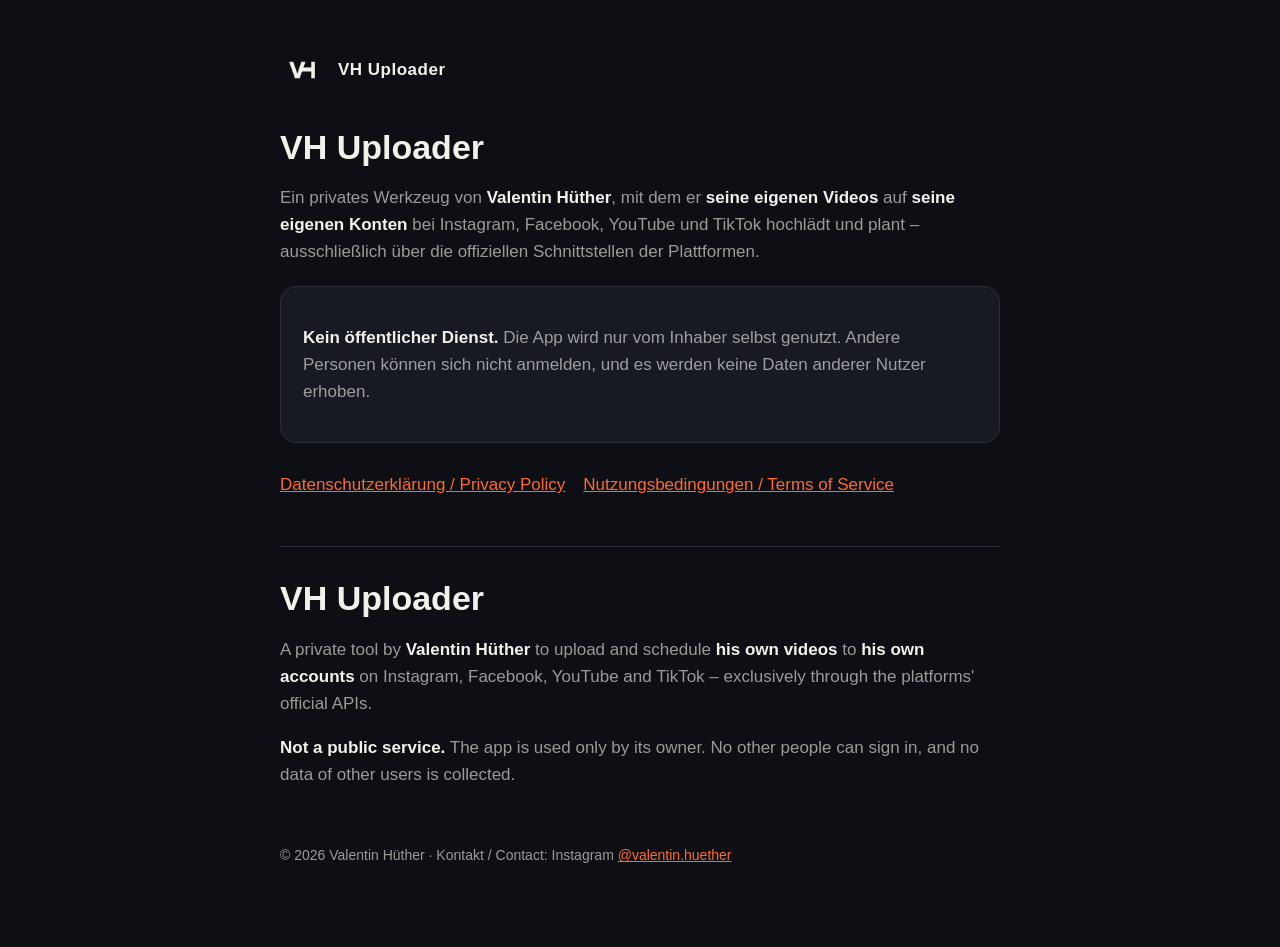
<file: index.html>
<!doctype html>
<html lang="de">
<head>
  <meta charset="utf-8">
  <meta name="viewport" content="width=device-width, initial-scale=1">
  <title>VH Uploader</title>
  <link rel="icon" href="favicon.png">
  <link rel="stylesheet" href="style.css">
</head>
<body>
<main>
  <header><img src="icon.png" alt="VH"><a href="index.html">VH Uploader</a></header>

  <h1>VH Uploader</h1>
  <p>Ein privates Werkzeug von <strong>Valentin Hüther</strong>, mit dem er <strong>seine eigenen Videos</strong> auf <strong>seine eigenen Konten</strong> bei Instagram, Facebook, YouTube und TikTok hochlädt und plant – ausschließlich über die offiziellen Schnittstellen der Plattformen.</p>
  <div class="card">
    <p><strong>Kein öffentlicher Dienst.</strong> Die App wird nur vom Inhaber selbst genutzt. Andere Personen können sich nicht anmelden, und es werden keine Daten anderer Nutzer erhoben.</p>
  </div>
  <nav>
    <a href="privacy.html">Datenschutzerklärung / Privacy Policy</a>
    <a href="terms.html">Nutzungsbedingungen / Terms of Service</a>
  </nav>

  <section class="lang" lang="en">
    <h1>VH Uploader</h1>
    <p>A private tool by <strong>Valentin Hüther</strong> to upload and schedule <strong>his own videos</strong> to <strong>his own accounts</strong> on Instagram, Facebook, YouTube and TikTok – exclusively through the platforms' official APIs.</p>
    <p><strong>Not a public service.</strong> The app is used only by its owner. No other people can sign in, and no data of other users is collected.</p>
  </section>

  <footer>© 2026 Valentin Hüther · Kontakt / Contact: Instagram <a href="https://www.instagram.com/valentin.huether/">@valentin.huether</a></footer>
</main>
</body>
</html>
</file>
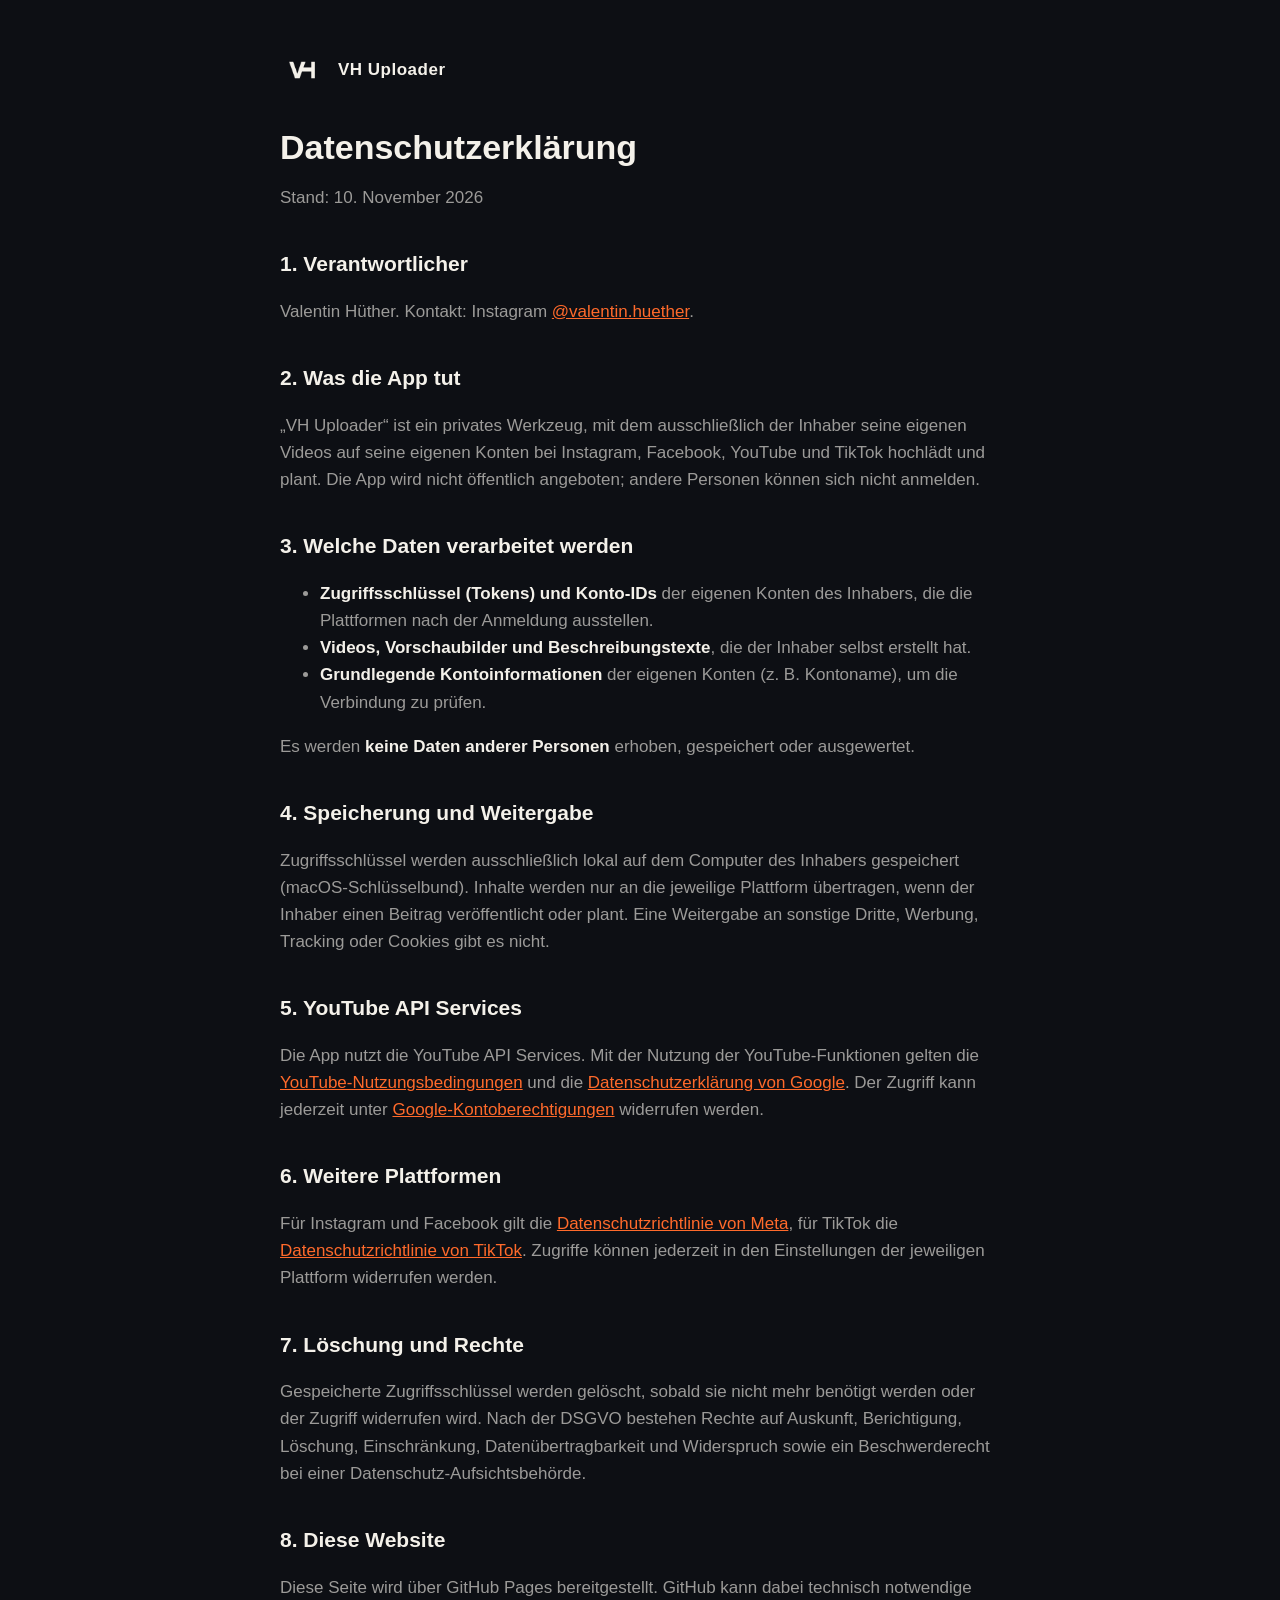
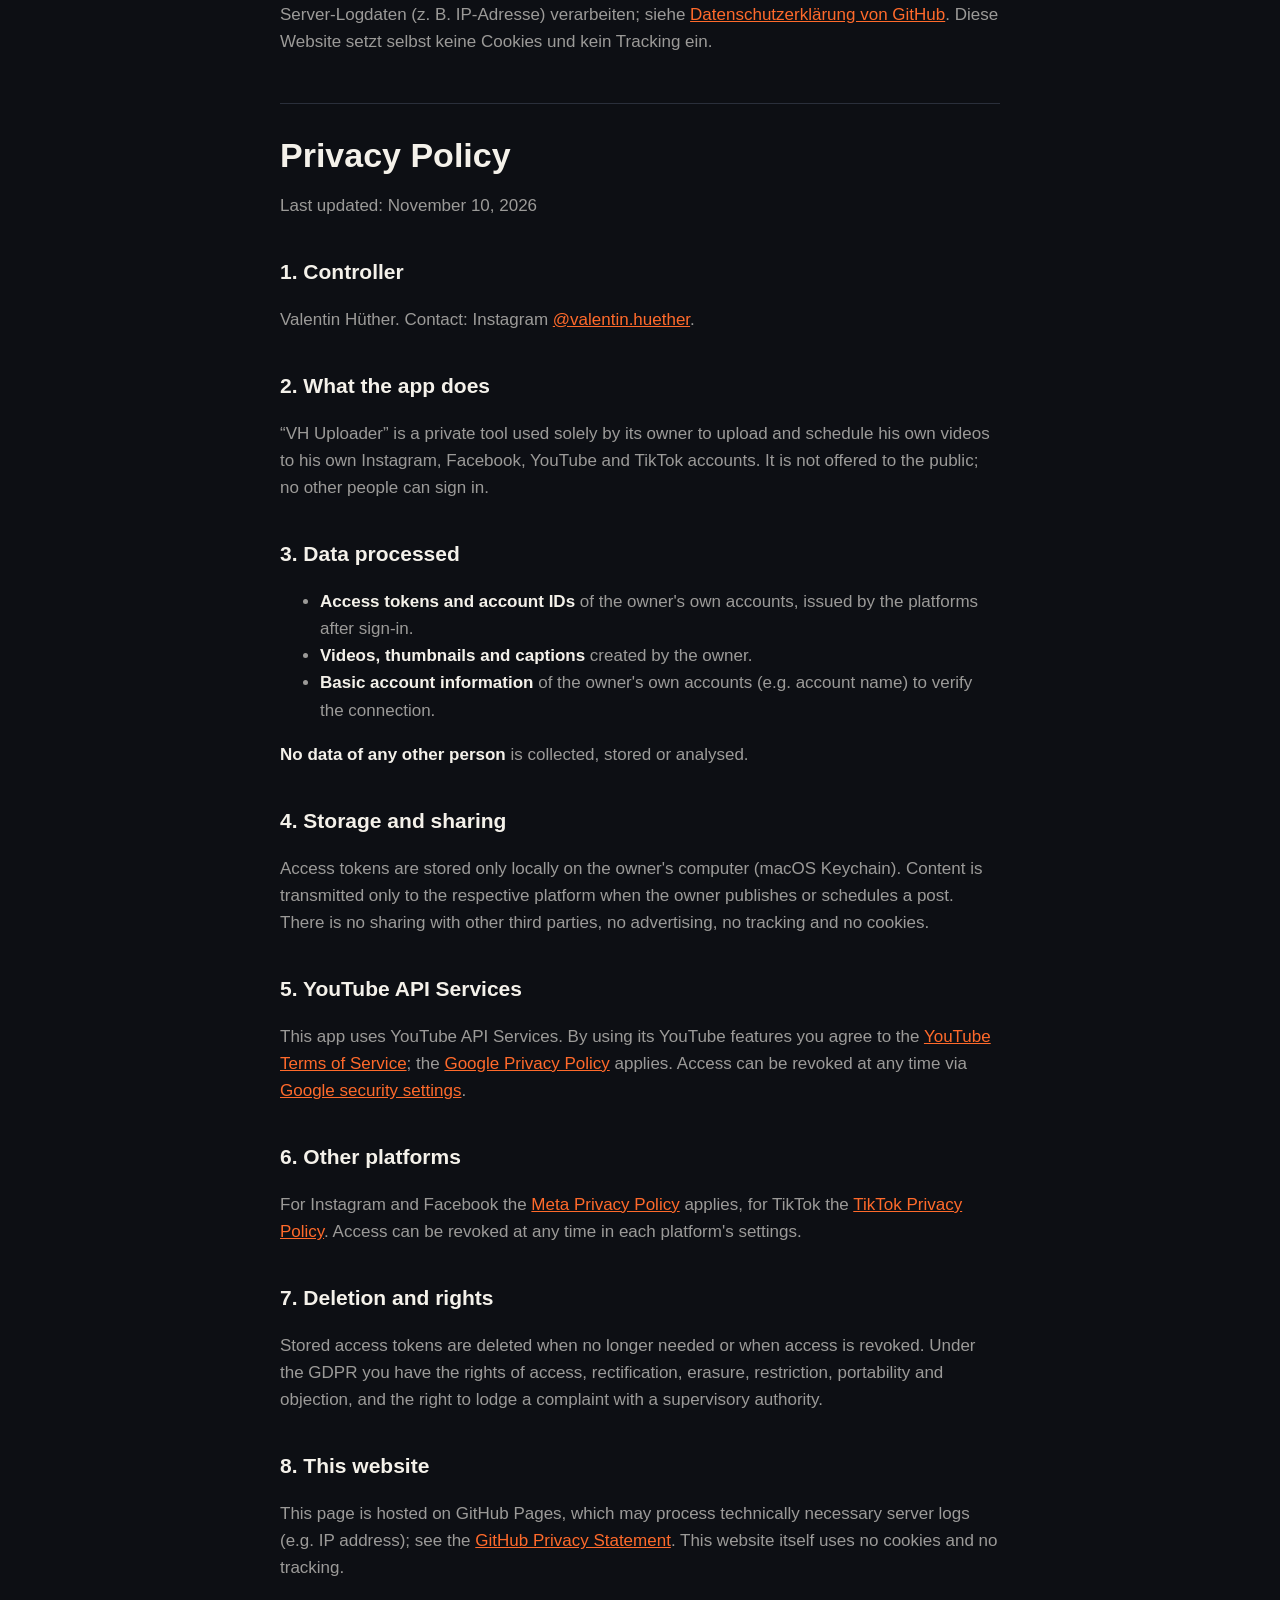
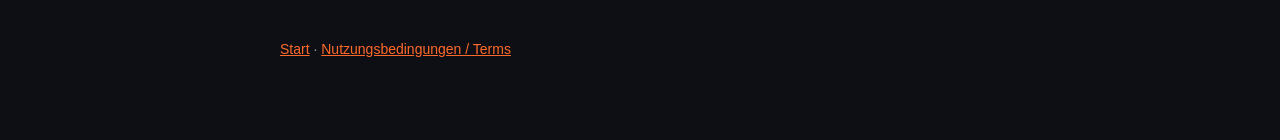
<file: privacy.html>
<!doctype html>
<html lang="de">
<head>
  <meta charset="utf-8">
  <meta name="viewport" content="width=device-width, initial-scale=1">
  <title>Datenschutz – VH Uploader</title>
  <link rel="icon" href="favicon.png">
  <link rel="stylesheet" href="style.css">
</head>
<body>
<main>
  <header><img src="icon.png" alt="VH"><a href="index.html">VH Uploader</a></header>

  <h1>Datenschutzerklärung</h1>
  <p>Stand: 10. November 2026</p>

  <h2>1. Verantwortlicher</h2>
  <p>Valentin Hüther. Kontakt: Instagram <a href="https://www.instagram.com/valentin.huether/">@valentin.huether</a>.</p>

  <h2>2. Was die App tut</h2>
  <p>„VH Uploader“ ist ein privates Werkzeug, mit dem ausschließlich der Inhaber seine eigenen Videos auf seine eigenen Konten bei Instagram, Facebook, YouTube und TikTok hochlädt und plant. Die App wird nicht öffentlich angeboten; andere Personen können sich nicht anmelden.</p>

  <h2>3. Welche Daten verarbeitet werden</h2>
  <ul>
    <li><strong>Zugriffsschlüssel (Tokens) und Konto-IDs</strong> der eigenen Konten des Inhabers, die die Plattformen nach der Anmeldung ausstellen.</li>
    <li><strong>Videos, Vorschaubilder und Beschreibungstexte</strong>, die der Inhaber selbst erstellt hat.</li>
    <li><strong>Grundlegende Kontoinformationen</strong> der eigenen Konten (z. B. Kontoname), um die Verbindung zu prüfen.</li>
  </ul>
  <p>Es werden <strong>keine Daten anderer Personen</strong> erhoben, gespeichert oder ausgewertet.</p>

  <h2>4. Speicherung und Weitergabe</h2>
  <p>Zugriffsschlüssel werden ausschließlich lokal auf dem Computer des Inhabers gespeichert (macOS-Schlüsselbund). Inhalte werden nur an die jeweilige Plattform übertragen, wenn der Inhaber einen Beitrag veröffentlicht oder plant. Eine Weitergabe an sonstige Dritte, Werbung, Tracking oder Cookies gibt es nicht.</p>

  <h2>5. YouTube API Services</h2>
  <p>Die App nutzt die YouTube API Services. Mit der Nutzung der YouTube-Funktionen gelten die <a href="https://www.youtube.com/t/terms">YouTube-Nutzungsbedingungen</a> und die <a href="https://policies.google.com/privacy">Datenschutzerklärung von Google</a>. Der Zugriff kann jederzeit unter <a href="https://security.google.com/settings/security/permissions">Google-Kontoberechtigungen</a> widerrufen werden.</p>

  <h2>6. Weitere Plattformen</h2>
  <p>Für Instagram und Facebook gilt die <a href="https://www.facebook.com/privacy/policy/">Datenschutzrichtlinie von Meta</a>, für TikTok die <a href="https://www.tiktok.com/legal/privacy-policy-eea">Datenschutzrichtlinie von TikTok</a>. Zugriffe können jederzeit in den Einstellungen der jeweiligen Plattform widerrufen werden.</p>

  <h2>7. Löschung und Rechte</h2>
  <p>Gespeicherte Zugriffsschlüssel werden gelöscht, sobald sie nicht mehr benötigt werden oder der Zugriff widerrufen wird. Nach der DSGVO bestehen Rechte auf Auskunft, Berichtigung, Löschung, Einschränkung, Datenübertragbarkeit und Widerspruch sowie ein Beschwerderecht bei einer Datenschutz-Aufsichtsbehörde.</p>

  <h2>8. Diese Website</h2>
  <p>Diese Seite wird über GitHub Pages bereitgestellt. GitHub kann dabei technisch notwendige Server-Logdaten (z. B. IP-Adresse) verarbeiten; siehe <a href="https://docs.github.com/site-policy/privacy-policies/github-general-privacy-statement">Datenschutzerklärung von GitHub</a>. Diese Website setzt selbst keine Cookies und kein Tracking ein.</p>

  <section class="lang" lang="en">
    <h1>Privacy Policy</h1>
    <p>Last updated: November 10, 2026</p>
    <h2>1. Controller</h2>
    <p>Valentin Hüther. Contact: Instagram <a href="https://www.instagram.com/valentin.huether/">@valentin.huether</a>.</p>
    <h2>2. What the app does</h2>
    <p>“VH Uploader” is a private tool used solely by its owner to upload and schedule his own videos to his own Instagram, Facebook, YouTube and TikTok accounts. It is not offered to the public; no other people can sign in.</p>
    <h2>3. Data processed</h2>
    <ul>
      <li><strong>Access tokens and account IDs</strong> of the owner's own accounts, issued by the platforms after sign-in.</li>
      <li><strong>Videos, thumbnails and captions</strong> created by the owner.</li>
      <li><strong>Basic account information</strong> of the owner's own accounts (e.g. account name) to verify the connection.</li>
    </ul>
    <p><strong>No data of any other person</strong> is collected, stored or analysed.</p>
    <h2>4. Storage and sharing</h2>
    <p>Access tokens are stored only locally on the owner's computer (macOS Keychain). Content is transmitted only to the respective platform when the owner publishes or schedules a post. There is no sharing with other third parties, no advertising, no tracking and no cookies.</p>
    <h2>5. YouTube API Services</h2>
    <p>This app uses YouTube API Services. By using its YouTube features you agree to the <a href="https://www.youtube.com/t/terms">YouTube Terms of Service</a>; the <a href="https://policies.google.com/privacy">Google Privacy Policy</a> applies. Access can be revoked at any time via <a href="https://security.google.com/settings/security/permissions">Google security settings</a>.</p>
    <h2>6. Other platforms</h2>
    <p>For Instagram and Facebook the <a href="https://www.facebook.com/privacy/policy/">Meta Privacy Policy</a> applies, for TikTok the <a href="https://www.tiktok.com/legal/privacy-policy-eea">TikTok Privacy Policy</a>. Access can be revoked at any time in each platform's settings.</p>
    <h2>7. Deletion and rights</h2>
    <p>Stored access tokens are deleted when no longer needed or when access is revoked. Under the GDPR you have the rights of access, rectification, erasure, restriction, portability and objection, and the right to lodge a complaint with a supervisory authority.</p>
    <h2>8. This website</h2>
    <p>This page is hosted on GitHub Pages, which may process technically necessary server logs (e.g. IP address); see the <a href="https://docs.github.com/site-policy/privacy-policies/github-general-privacy-statement">GitHub Privacy Statement</a>. This website itself uses no cookies and no tracking.</p>
  </section>

  <footer><a href="index.html">Start</a> · <a href="terms.html">Nutzungsbedingungen / Terms</a></footer>
</main>
</body>
</html>
</file>
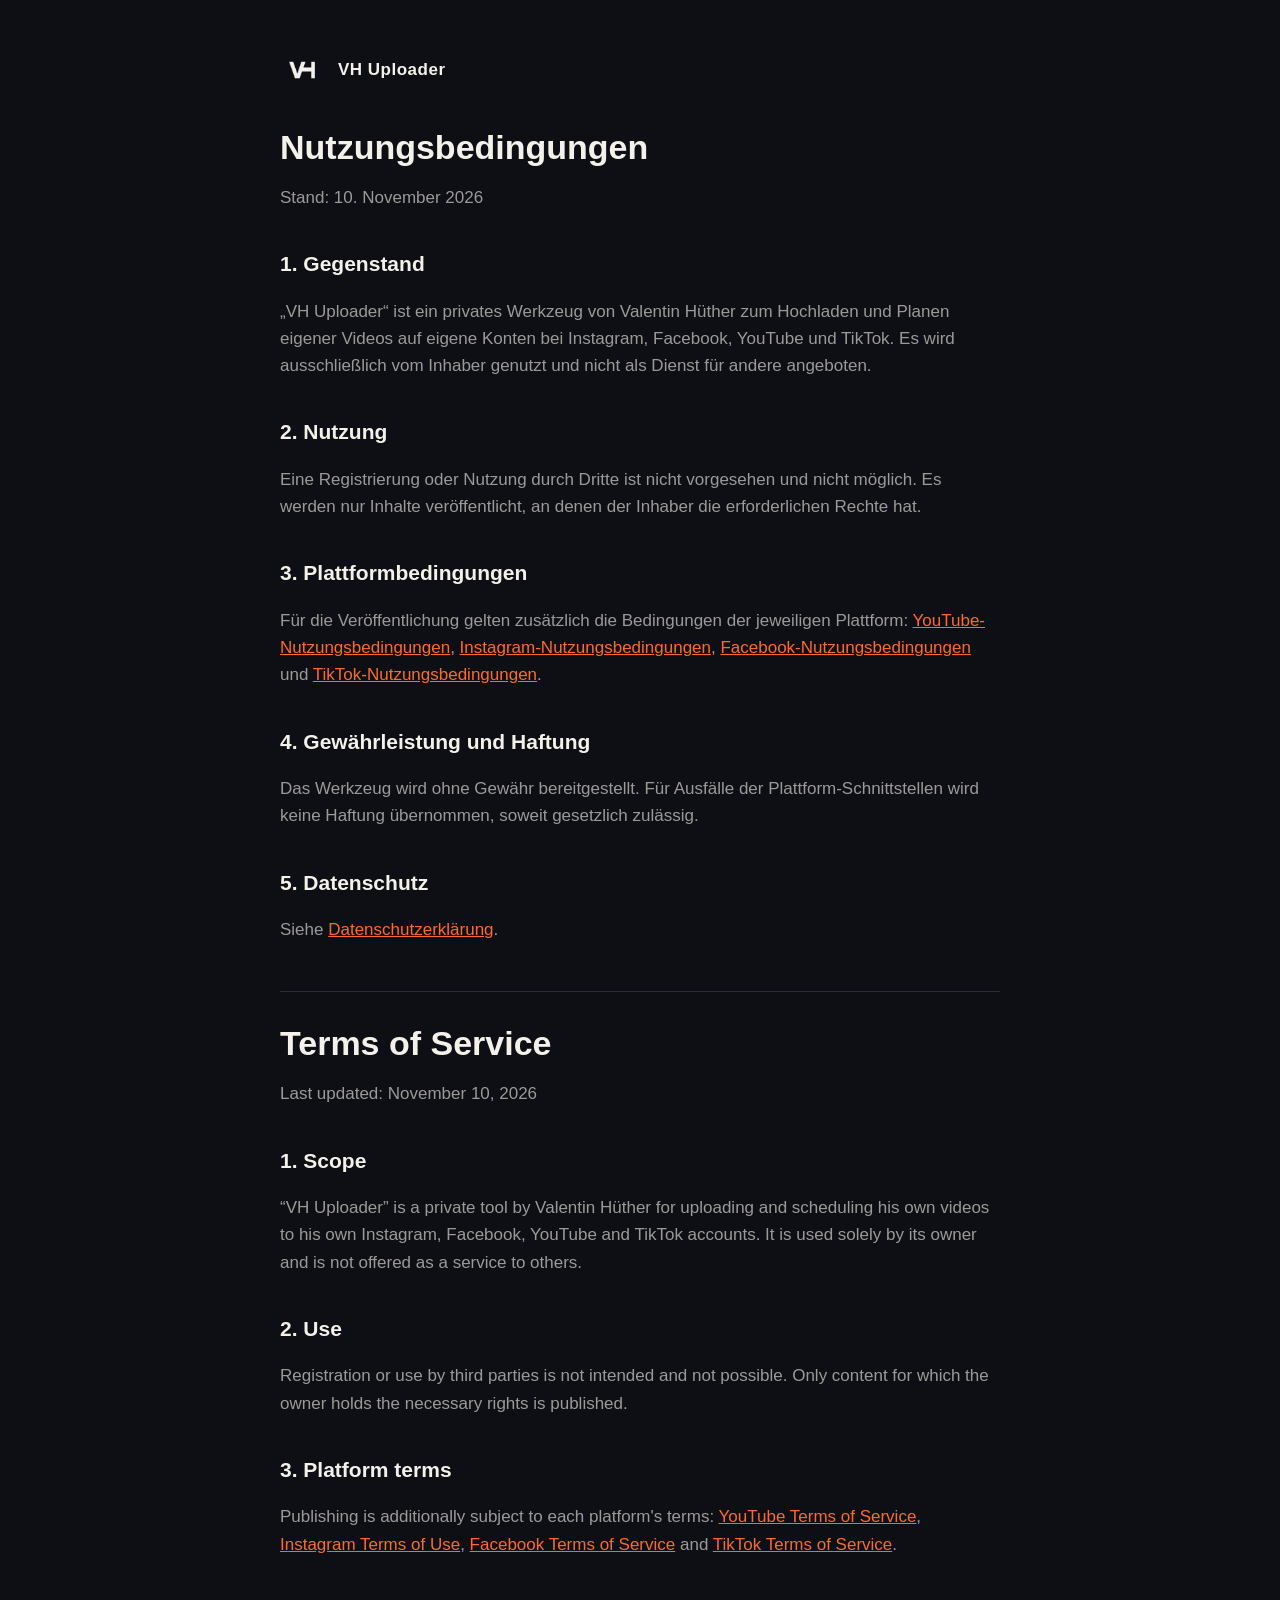
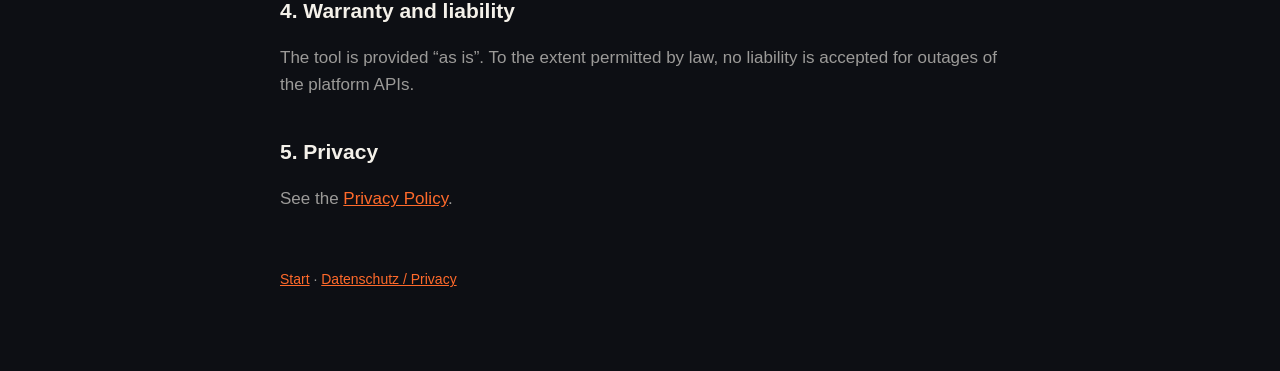
<file: terms.html>
<!doctype html>
<html lang="de">
<head>
  <meta charset="utf-8">
  <meta name="viewport" content="width=device-width, initial-scale=1">
  <title>Nutzungsbedingungen – VH Uploader</title>
  <link rel="icon" href="favicon.png">
  <link rel="stylesheet" href="style.css">
</head>
<body>
<main>
  <header><img src="icon.png" alt="VH"><a href="index.html">VH Uploader</a></header>

  <h1>Nutzungsbedingungen</h1>
  <p>Stand: 10. November 2026</p>

  <h2>1. Gegenstand</h2>
  <p>„VH Uploader“ ist ein privates Werkzeug von Valentin Hüther zum Hochladen und Planen eigener Videos auf eigene Konten bei Instagram, Facebook, YouTube und TikTok. Es wird ausschließlich vom Inhaber genutzt und nicht als Dienst für andere angeboten.</p>

  <h2>2. Nutzung</h2>
  <p>Eine Registrierung oder Nutzung durch Dritte ist nicht vorgesehen und nicht möglich. Es werden nur Inhalte veröffentlicht, an denen der Inhaber die erforderlichen Rechte hat.</p>

  <h2>3. Plattformbedingungen</h2>
  <p>Für die Veröffentlichung gelten zusätzlich die Bedingungen der jeweiligen Plattform: <a href="https://www.youtube.com/t/terms">YouTube-Nutzungsbedingungen</a>, <a href="https://help.instagram.com/581066165581870">Instagram-Nutzungsbedingungen</a>, <a href="https://www.facebook.com/terms.php">Facebook-Nutzungsbedingungen</a> und <a href="https://www.tiktok.com/legal/terms-of-service-eea">TikTok-Nutzungsbedingungen</a>.</p>

  <h2>4. Gewährleistung und Haftung</h2>
  <p>Das Werkzeug wird ohne Gewähr bereitgestellt. Für Ausfälle der Plattform-Schnittstellen wird keine Haftung übernommen, soweit gesetzlich zulässig.</p>

  <h2>5. Datenschutz</h2>
  <p>Siehe <a href="privacy.html">Datenschutzerklärung</a>.</p>

  <section class="lang" lang="en">
    <h1>Terms of Service</h1>
    <p>Last updated: November 10, 2026</p>
    <h2>1. Scope</h2>
    <p>“VH Uploader” is a private tool by Valentin Hüther for uploading and scheduling his own videos to his own Instagram, Facebook, YouTube and TikTok accounts. It is used solely by its owner and is not offered as a service to others.</p>
    <h2>2. Use</h2>
    <p>Registration or use by third parties is not intended and not possible. Only content for which the owner holds the necessary rights is published.</p>
    <h2>3. Platform terms</h2>
    <p>Publishing is additionally subject to each platform's terms: <a href="https://www.youtube.com/t/terms">YouTube Terms of Service</a>, <a href="https://help.instagram.com/581066165581870">Instagram Terms of Use</a>, <a href="https://www.facebook.com/terms.php">Facebook Terms of Service</a> and <a href="https://www.tiktok.com/legal/terms-of-service-eea">TikTok Terms of Service</a>.</p>
    <h2>4. Warranty and liability</h2>
    <p>The tool is provided “as is”. To the extent permitted by law, no liability is accepted for outages of the platform APIs.</p>
    <h2>5. Privacy</h2>
    <p>See the <a href="privacy.html">Privacy Policy</a>.</p>
  </section>

  <footer><a href="index.html">Start</a> · <a href="privacy.html">Datenschutz / Privacy</a></footer>
</main>
</body>
</html>
</file>
<file: style.css>
/* VH Uploader – schlichte Info-Seiten im Markendesign (style.md: Ink, Signal-Orange, Off-White) */
:root {
  --ink: #0D0F14;
  --card: #171A22;
  --border: #2A2F3B;
  --text: #F4F1EA;
  --muted: rgba(244, 241, 234, 0.62);
  --accent: #FF6A2B;
}
* { box-sizing: border-box; }
html, body { margin: 0; background: var(--ink); color: var(--text); }
body {
  font: 17px/1.6 -apple-system, BlinkMacSystemFont, "Segoe UI", Roboto, Helvetica, Arial, sans-serif;
  padding: 48px 20px 80px;
}
main { max-width: 720px; margin: 0 auto; }
header { display: flex; align-items: center; gap: 14px; margin-bottom: 36px; }
header img { width: 44px; height: 44px; border-radius: 10px; }
header a { color: var(--text); text-decoration: none; font-weight: 700; letter-spacing: 0.5px; }
h1 { font-size: 34px; line-height: 1.15; margin: 0 0 8px; }
h2 { font-size: 21px; margin: 36px 0 8px; }
p, li { color: var(--muted); }
strong { color: var(--text); }
a { color: var(--accent); }
.lang { border-top: 1px solid var(--border); margin-top: 48px; padding-top: 32px; }
.card { background: var(--card); border: 1px solid var(--border); border-radius: 16px; padding: 20px 22px; margin: 20px 0; }
nav { margin-top: 28px; display: flex; gap: 18px; flex-wrap: wrap; }
footer { margin-top: 56px; font-size: 14px; color: var(--muted); }
</file>
